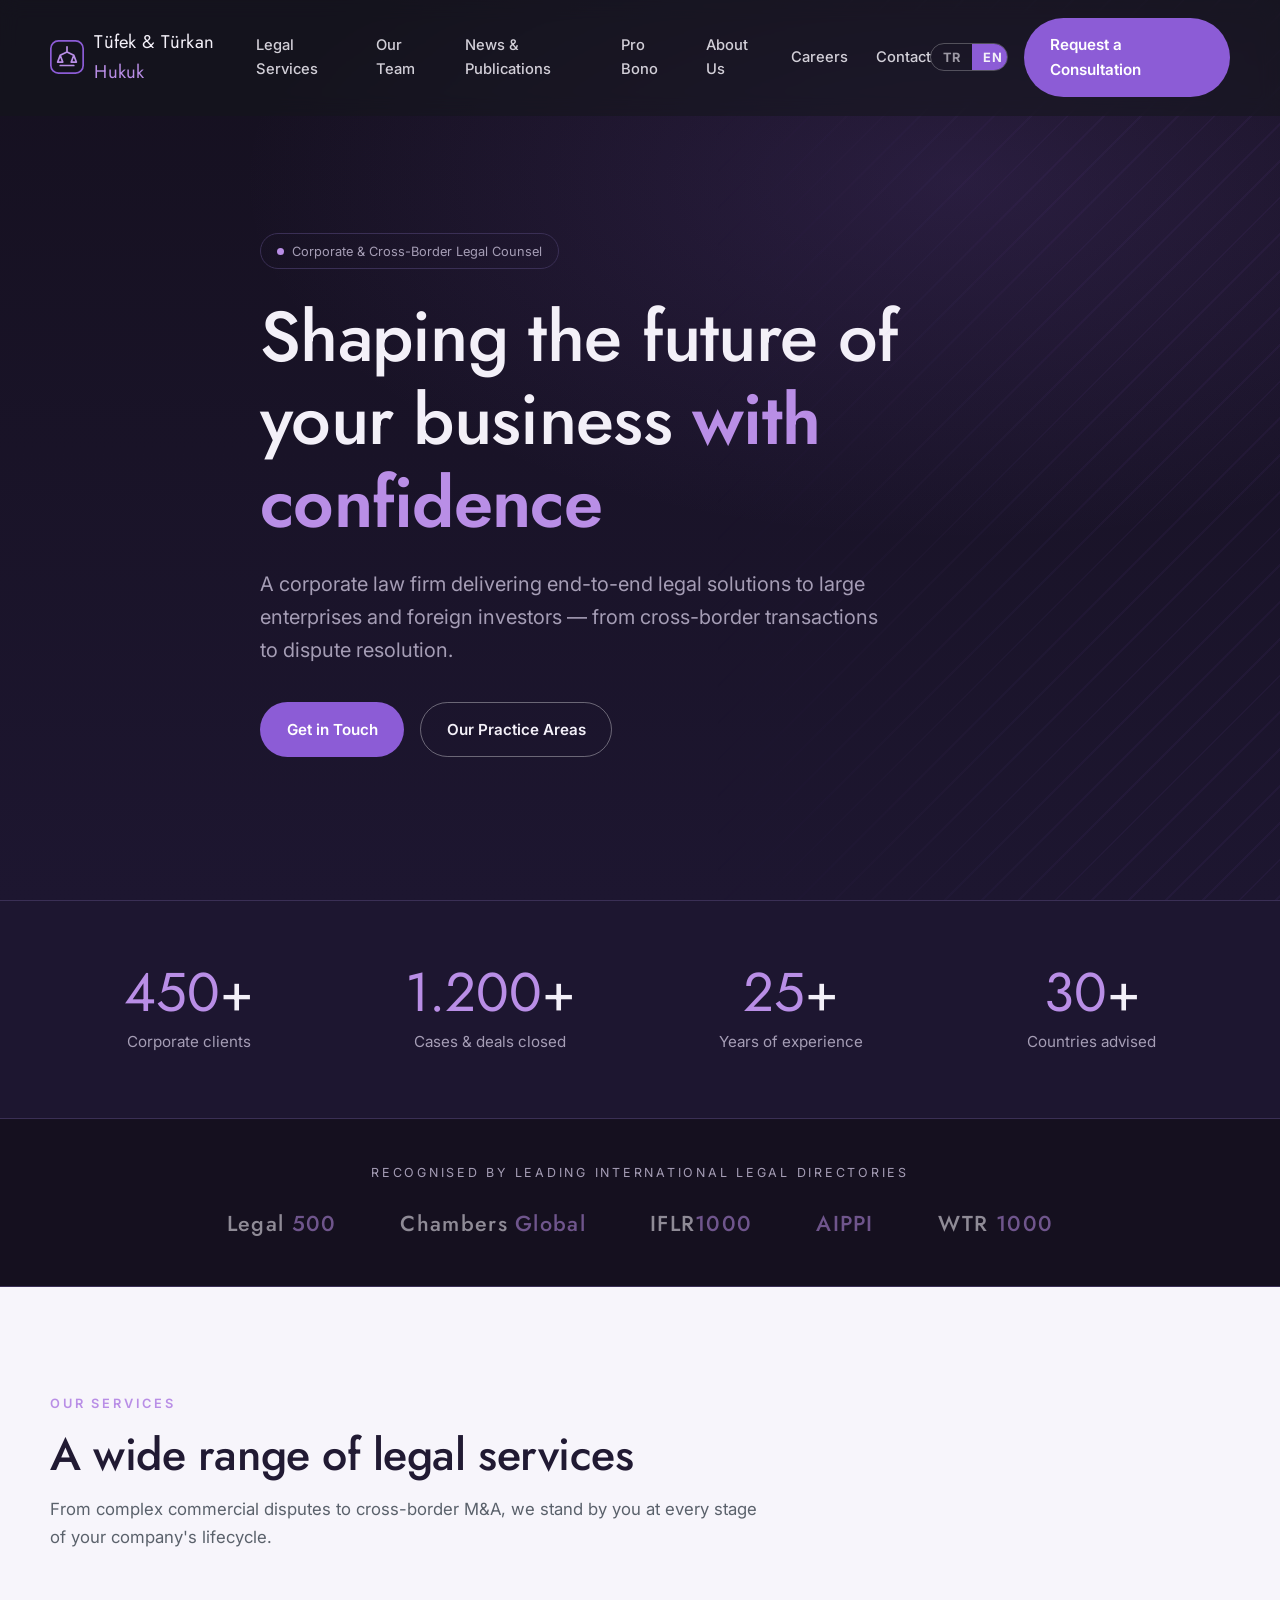
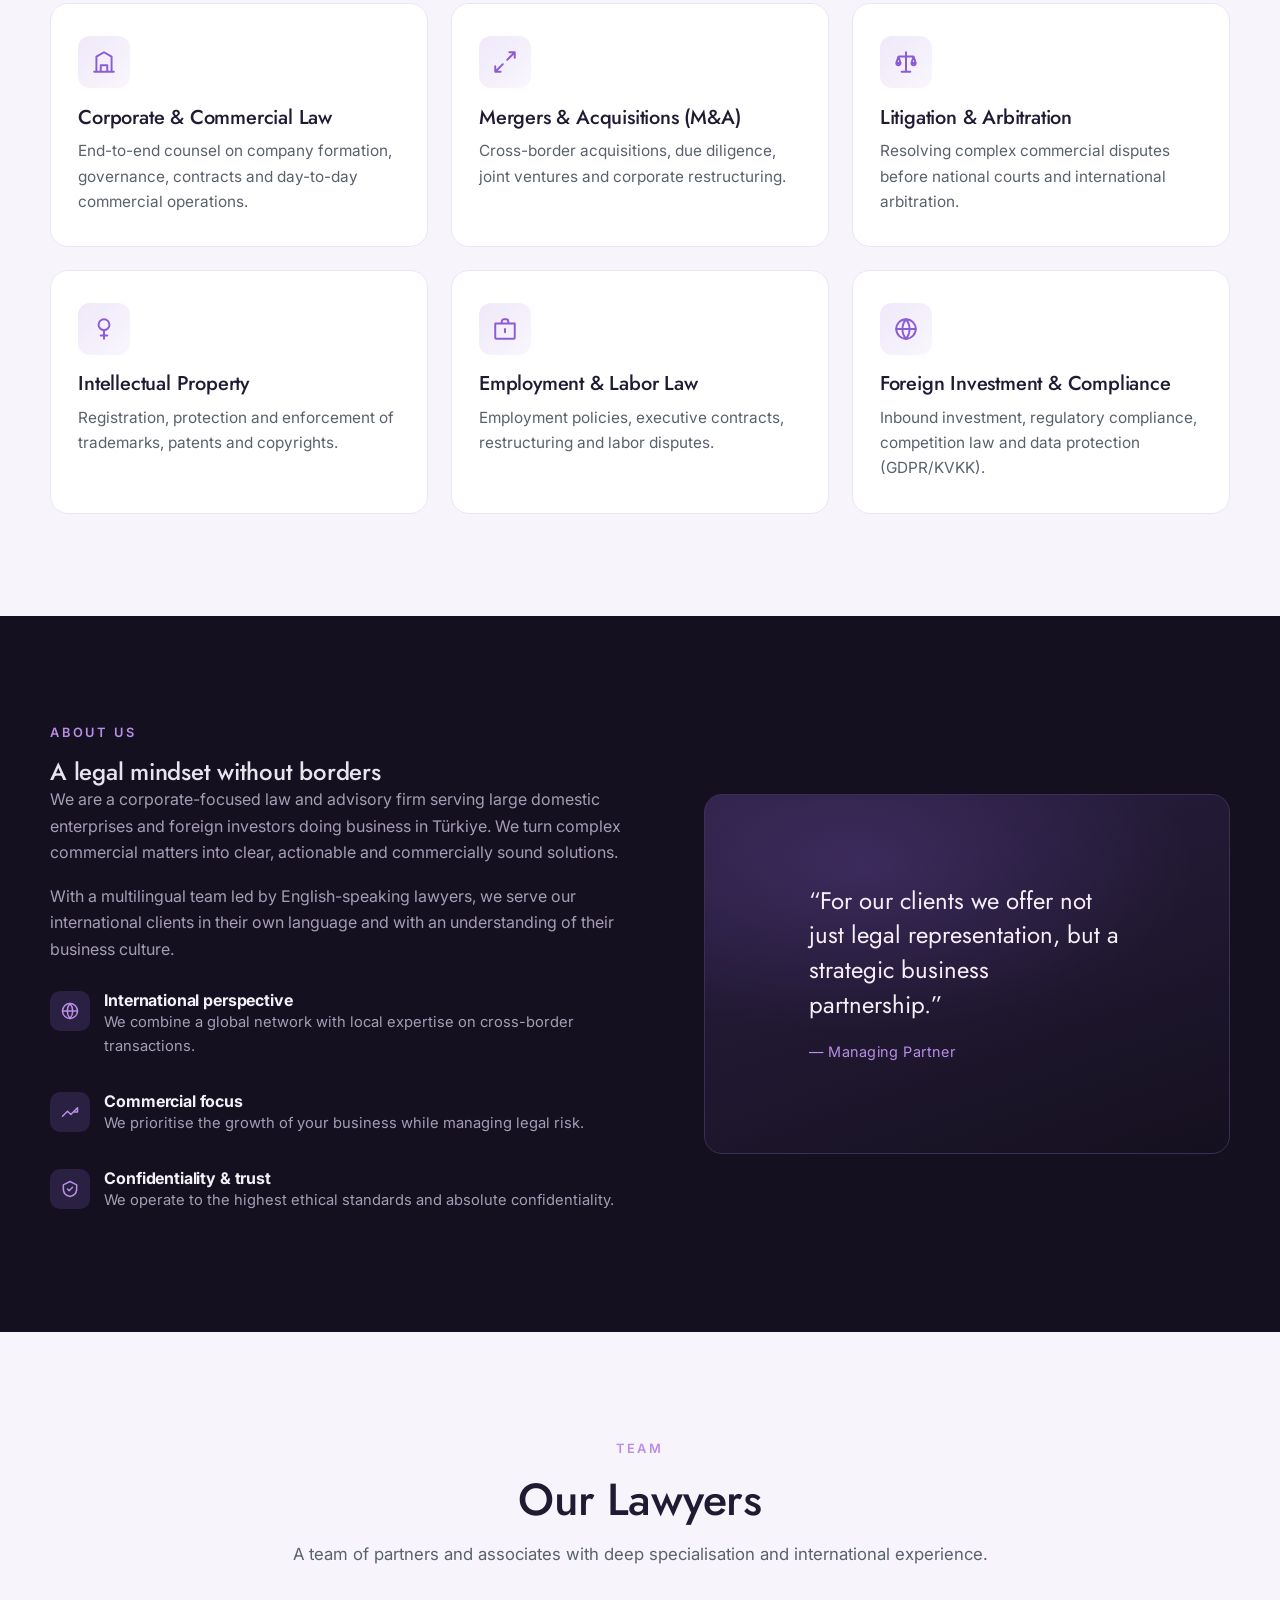
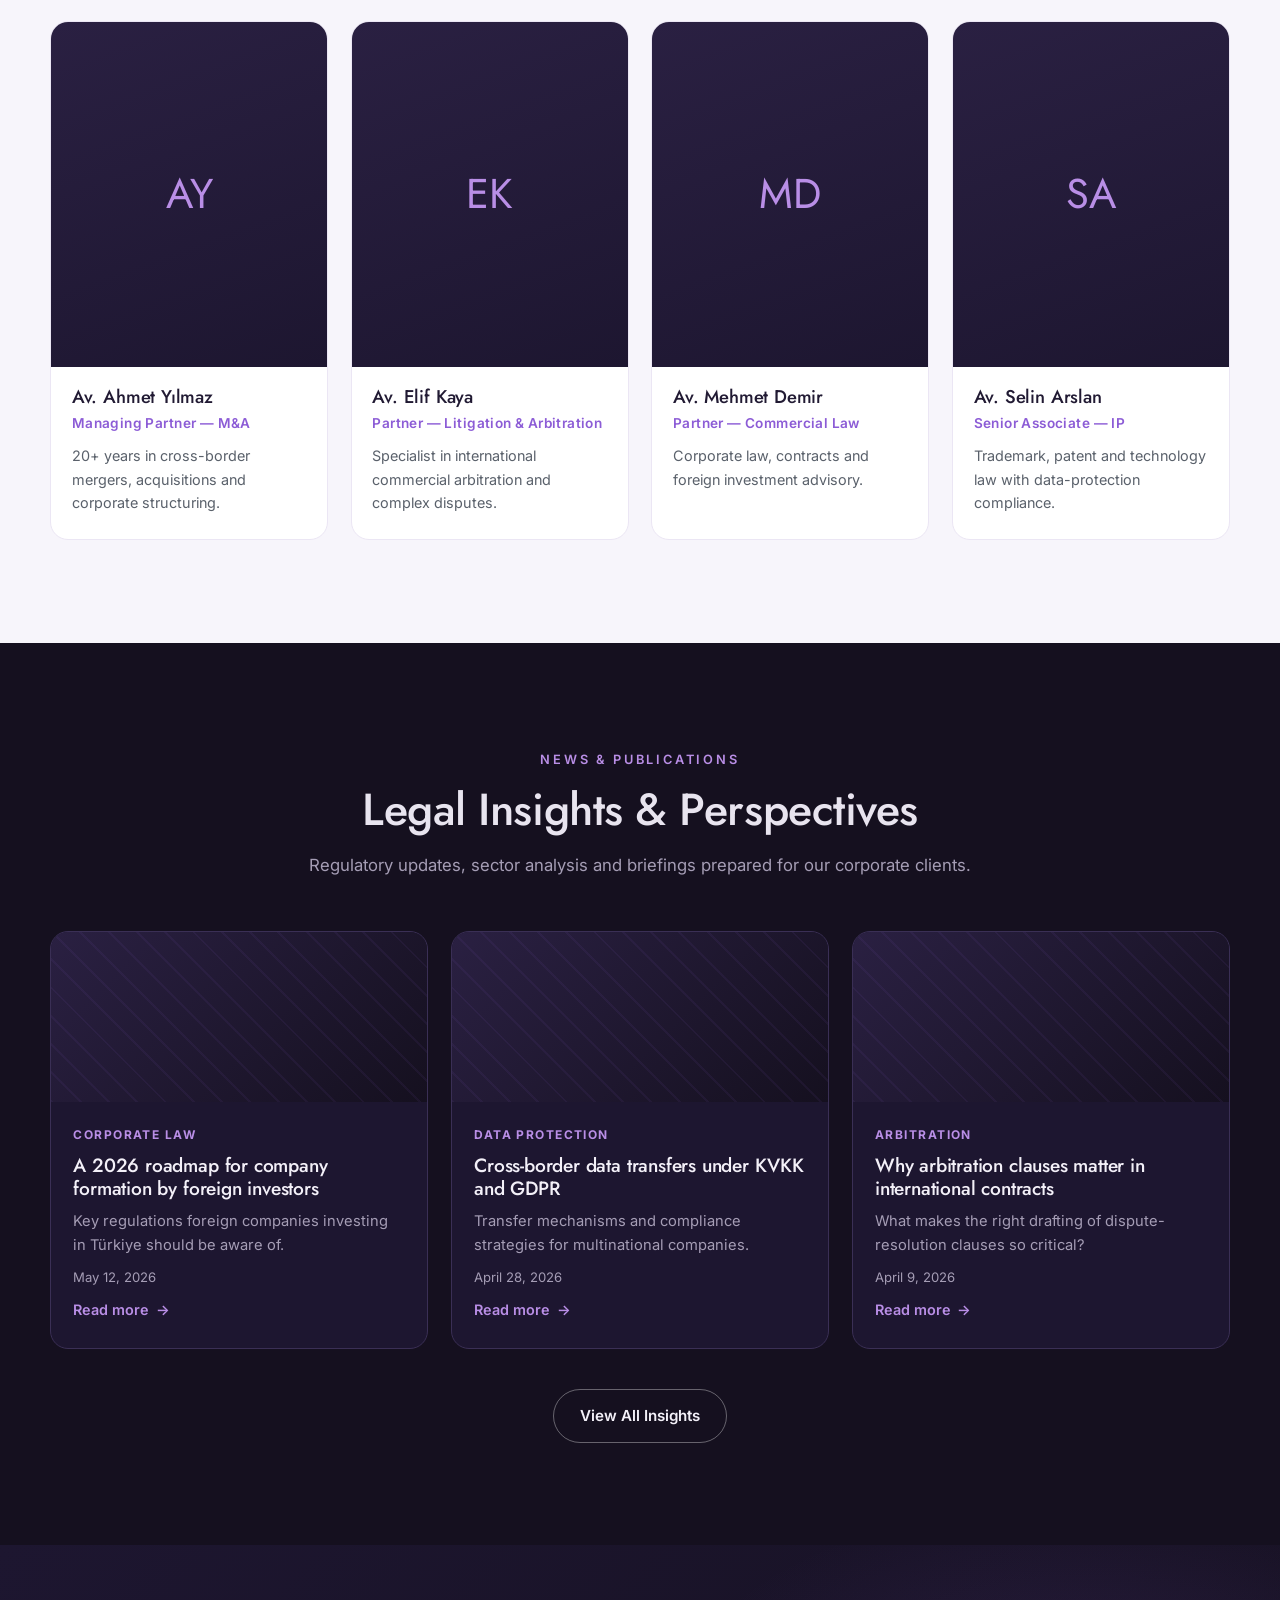
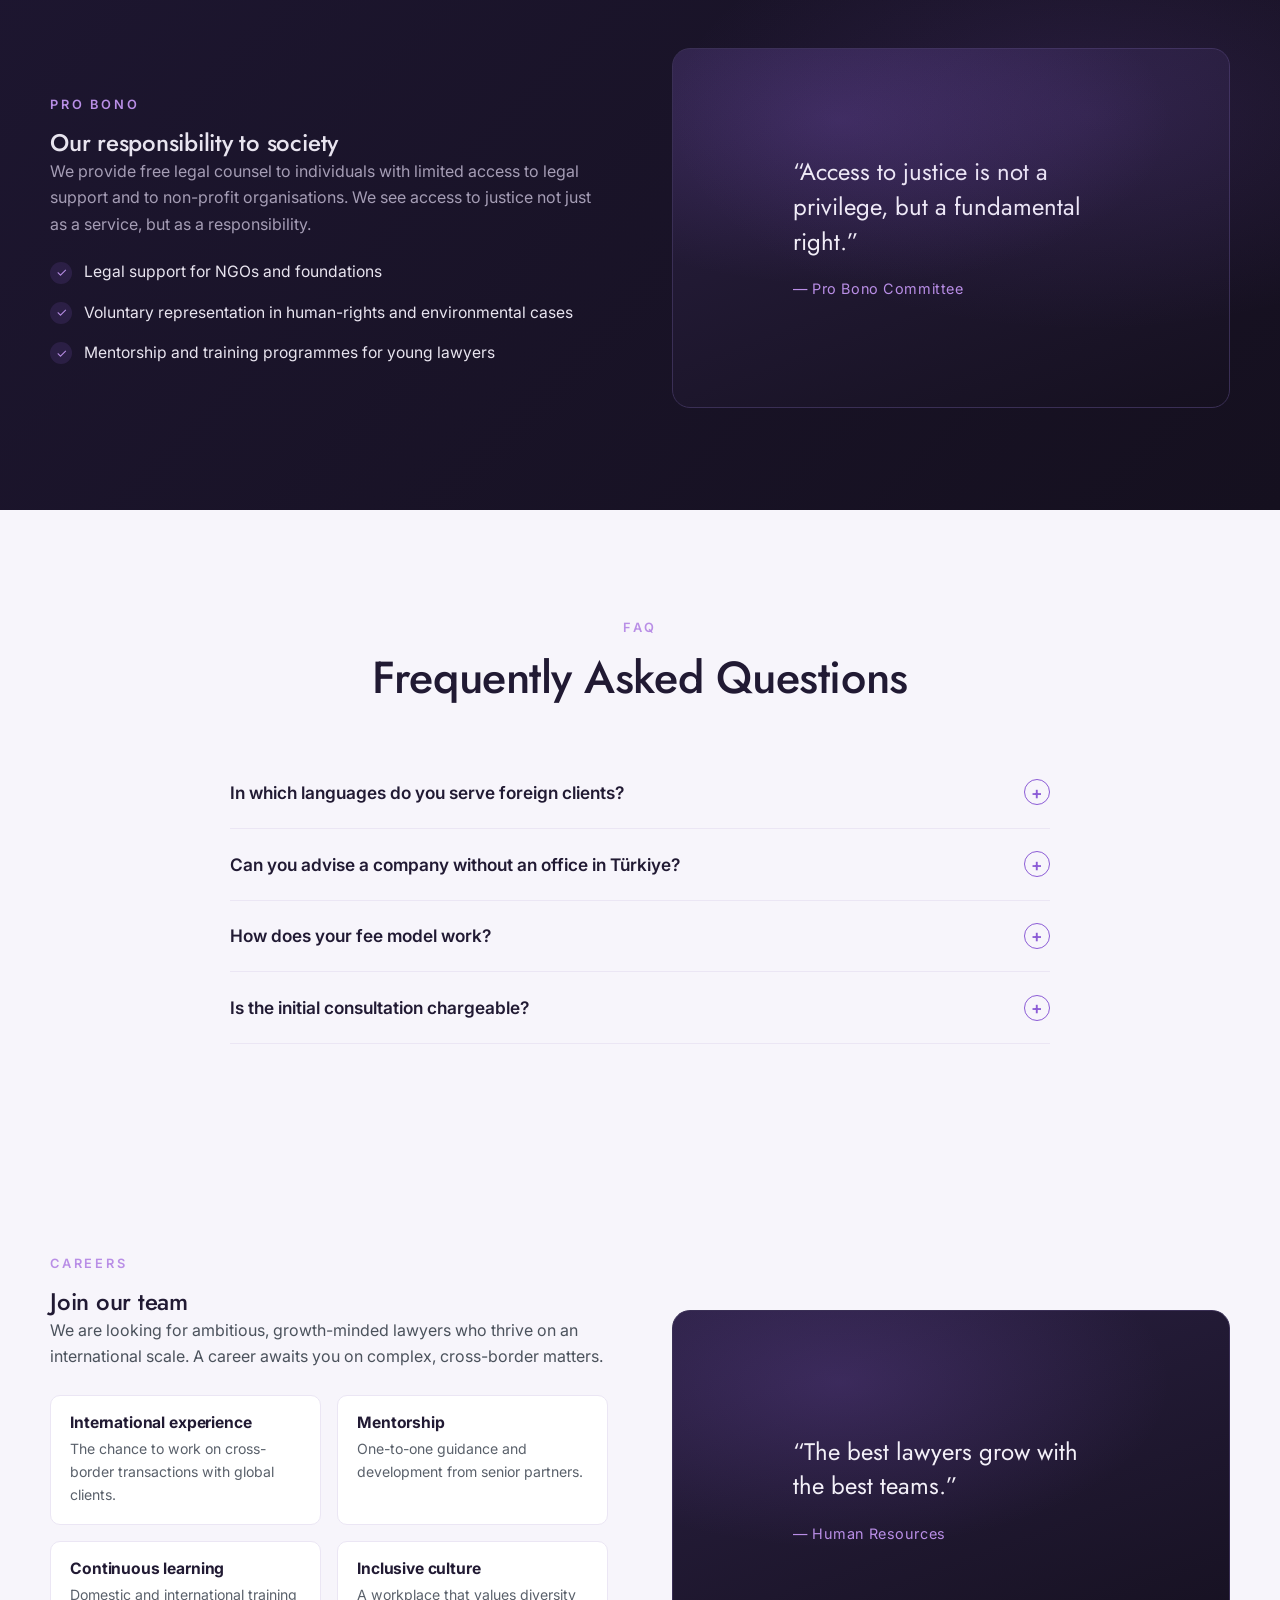
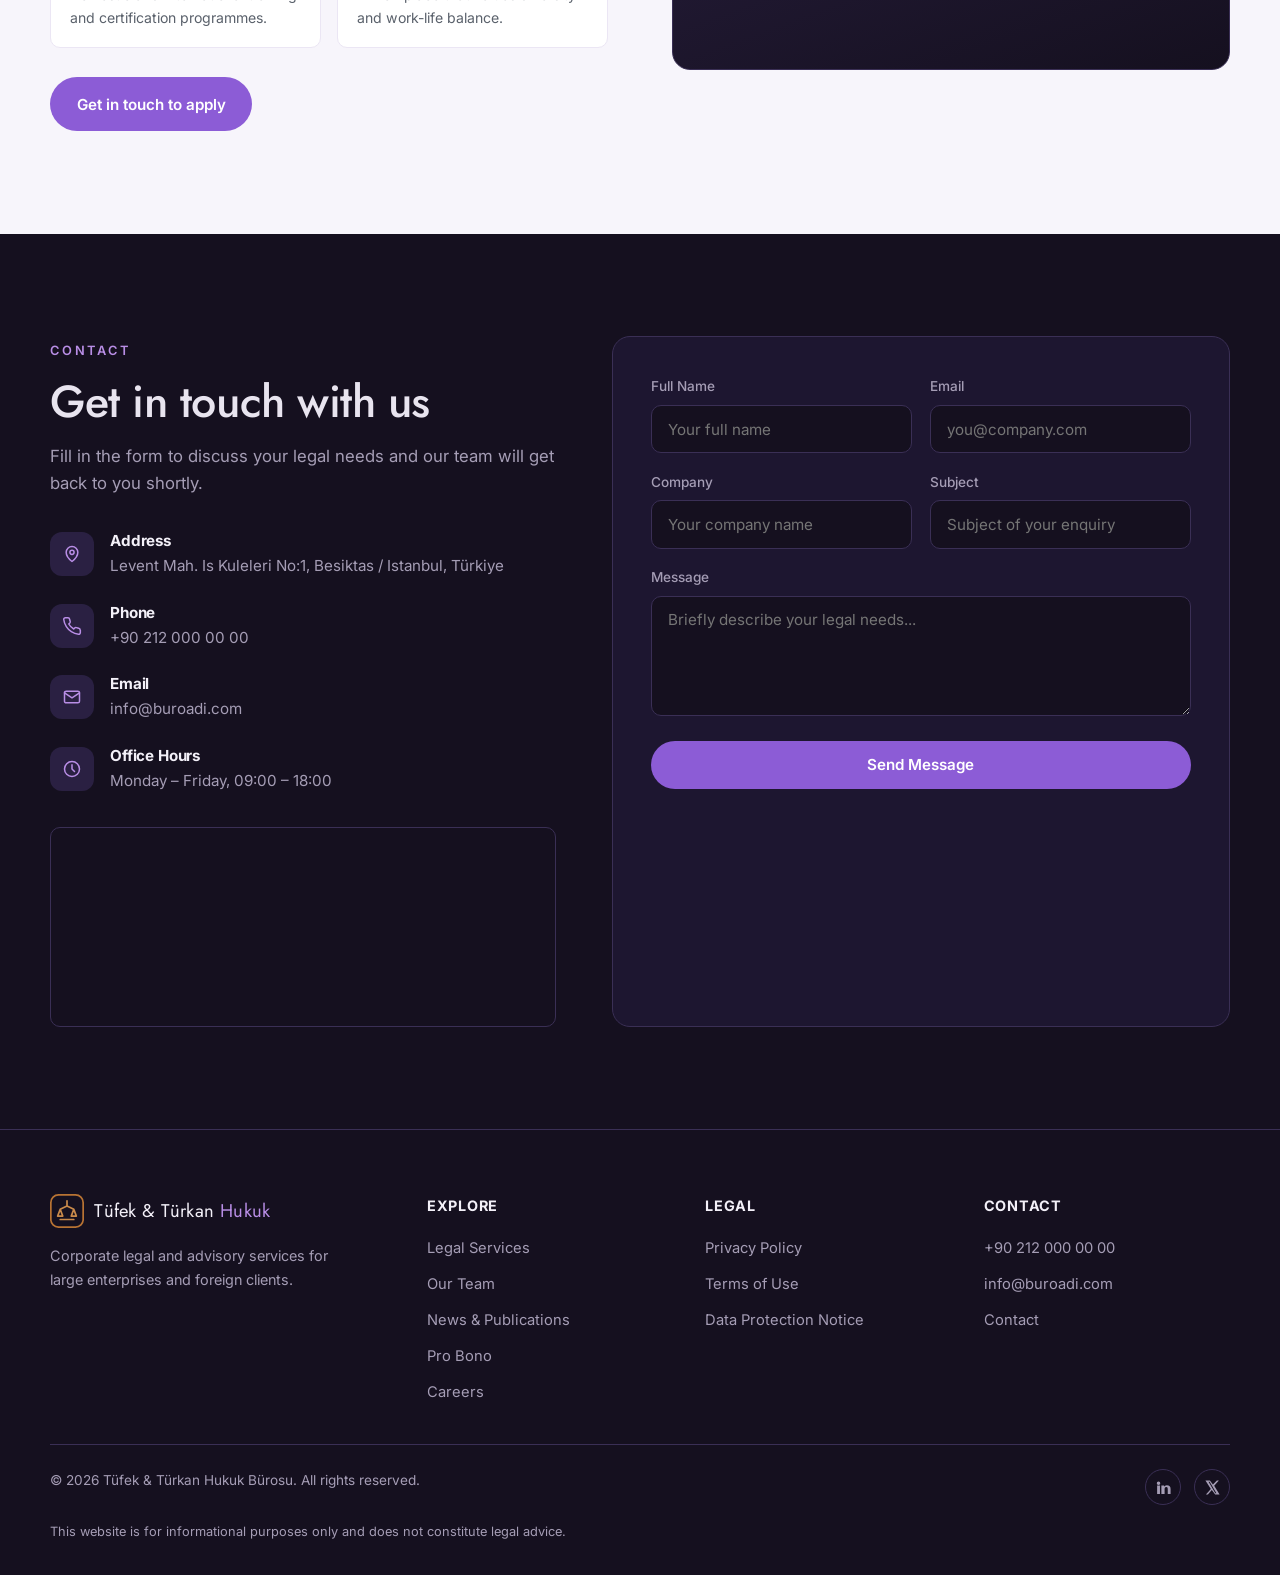
<file: index.html>
<!DOCTYPE html>
<html lang="tr">
<head>
  <meta charset="UTF-8" />
  <meta name="viewport" content="width=device-width, initial-scale=1.0" />
  <title>Tüfek &amp; Türkan Hukuk Bürosu — Kurumsal & Uluslararası Hukuk</title>
  <meta name="description" content="Büyük ölçekli şirketlere ve yabancı yatırımcılara yönelik kurumsal hukuk ve danışmanlık. M&A, ticaret hukuku, dava & tahkim, fikri mülkiyet ve uyum. / Corporate & cross-border legal counsel." />
  <meta property="og:type" content="website" />
  <meta property="og:title" content="Tüfek & Türkan Hukuk Bürosu" />
  <meta property="og:description" content="Kurumsal ve uluslararası hukuk danışmanlığı — büyük şirketler ve yabancı müvekkiller için." />
  <meta property="og:locale" content="tr_TR" />
  <meta property="og:locale:alternate" content="en_US" />
  <meta name="theme-color" content="#14171c" />

  <!-- Fonts -->
  <link rel="preconnect" href="https://fonts.googleapis.com" />
  <link rel="preconnect" href="https://fonts.gstatic.com" crossorigin />
  <link href="https://fonts.googleapis.com/css2?family=Inter:wght@400;500;600;700&family=Jost:wght@300;400;500;600&display=swap" rel="stylesheet" />

  <link rel="icon" href="assets/img/favicon.svg" type="image/svg+xml" />
  <link rel="stylesheet" href="assets/css/styles.css" />
</head>
<body>

  <!-- ============ HEADER ============ -->
  <header class="header">
    <div class="container nav">
      <a href="#hero" class="brand" aria-label="Anasayfa">
        <svg class="brand__mark" viewBox="0 0 40 40" fill="none" xmlns="http://www.w3.org/2000/svg" aria-hidden="true">
          <rect x="1" y="1" width="38" height="38" rx="9" stroke="#8c5cd6" stroke-width="2"/>
          <path d="M20 8v6m0 0-8 4m8-4 8 4M12 18l-3 8h6l-3-8Zm16 0-3 8h6l-3-8ZM12 30h16" stroke="#b98ee6" stroke-width="2" stroke-linecap="round" stroke-linejoin="round"/>
        </svg>
        <span class="brand__name">Tüfek &amp; Türkan <span>Hukuk</span></span>
      </a>

      <nav class="nav__links" aria-label="Ana menü">
        <a href="#practices" data-i18n="nav.practices">Hizmetler</a>
        <a href="#team" data-i18n="nav.team">Ekip</a>
        <a href="#blog" data-i18n="nav.blog">Haberler & Yayınlar</a>
        <a href="#probono" data-i18n="nav.probono">Pro Bono</a>
        <a href="#about" data-i18n="nav.about">Hakkımızda</a>
        <a href="#careers" data-i18n="nav.careers">Kariyer</a>
        <a href="#contact" data-i18n="nav.contact">İletişim</a>
      </nav>

      <div class="nav__actions">
        <div class="lang-switch" role="group" aria-label="Dil / Language">
          <button type="button" data-lang="tr">TR</button>
          <button type="button" data-lang="en">EN</button>
        </div>
        <a href="#contact" class="btn btn--primary nav__cta" data-i18n="nav.cta">Görüşme Talep Et</a>
        <button class="hamburger" aria-label="Menü" aria-expanded="false" aria-controls="nav-links">
          <span></span><span></span><span></span>
        </button>
      </div>
    </div>
  </header>

  <main>
    <!-- ============ HERO ============ -->
    <section class="hero" id="hero">
      <div class="container hero__inner">
        <span class="hero__tag"><span class="dot"></span><span data-i18n="hero.tag">Kurumsal & Uluslararası Hukuk Danışmanlığı</span></span>
        <h1>
          <span data-i18n="hero.title.1">Şirketinizin geleceğini</span>
          <em data-i18n="hero.title.em">güvenle</em>
          <span data-i18n="hero.title.2">şekillendiriyoruz.</span>
        </h1>
        <p class="hero__lead" data-i18n="hero.lead">Büyük ölçekli şirketlere ve yabancı yatırımcılara, sınır ötesi işlemlerden uyuşmazlık çözümüne kadar bütüncül hukuki çözümler sunan kurumsal bir hukuk bürosu.</p>
        <div class="hero__cta">
          <a href="#contact" class="btn btn--primary" data-i18n="hero.cta.primary">İletişime Geçin</a>
          <a href="#practices" class="btn btn--ghost" data-i18n="hero.cta.secondary">Çalışma Alanları</a>
        </div>
      </div>
    </section>

    <!-- ============ STATS ============ -->
    <section class="stats" aria-label="İstatistikler">
      <div class="container">
        <div class="stats__grid">
          <div class="stat reveal">
            <div class="stat__num"><span data-target="450">0</span><span class="suffix">+</span></div>
            <div class="stat__label" data-i18n="stats.clients.label">Kurumsal müvekkil</div>
          </div>
          <div class="stat reveal">
            <div class="stat__num"><span data-target="1200">0</span><span class="suffix">+</span></div>
            <div class="stat__label" data-i18n="stats.cases.label">Sonuçlanan dava & işlem</div>
          </div>
          <div class="stat reveal">
            <div class="stat__num"><span data-target="25">0</span><span class="suffix">+</span></div>
            <div class="stat__label" data-i18n="stats.years.label">Yıllık deneyim</div>
          </div>
          <div class="stat reveal">
            <div class="stat__num"><span data-target="30">0</span><span class="suffix">+</span></div>
            <div class="stat__label" data-i18n="stats.countries.label">Ülkede danışmanlık</div>
          </div>
        </div>
      </div>
    </section>

    <!-- ============ ÖDÜL / SIRALAMA ŞERİDİ ============ -->
    <section class="awards" aria-label="Sıralamalar ve üyelikler">
      <div class="container awards__inner reveal">
        <div class="awards__label" data-i18n="awards.label">Uluslararası sıralama kuruluşları tarafından tanınıyoruz</div>
        <div class="awards__list">
          <span class="award">Legal <span>500</span></span>
          <span class="award">Chambers <span>Global</span></span>
          <span class="award">IFLR<span>1000</span></span>
          <span class="award"><span>AIPPI</span></span>
          <span class="award">WTR <span>1000</span></span>
        </div>
      </div>
    </section>

    <!-- ============ HİZMETLER ============ -->
    <section class="section section--light" id="practices">
      <div class="container">
        <div class="section-head reveal">
          <span class="eyebrow" data-i18n="practices.eyebrow">Uzmanlık</span>
          <h2 data-i18n="practices.title">Çalışma Alanlarımız</h2>
          <p data-i18n="practices.lead">Şirketlerin yaşam döngüsünün her aşamasında, ticari hedeflerinizi hukuki güvenceyle buluşturan uzman ekipler.</p>
        </div>
        <div class="cards">
          <article class="card reveal">
            <div class="card__icon"><svg viewBox="0 0 24 24" fill="none" stroke="currentColor" stroke-width="1.8" stroke-linecap="round" stroke-linejoin="round"><path d="M3 21h18M5 21V7l7-4 7 4v14M9 21v-6h6v6"/></svg></div>
            <h3 data-i18n="practices.corp.title">Şirketler & Ticaret Hukuku</h3>
            <p data-i18n="practices.corp.desc">Şirket kuruluşu, yönetişim, sözleşmeler ve günlük ticari operasyonlarda uçtan uca danışmanlık.</p>
          </article>
          <article class="card reveal">
            <div class="card__icon"><svg viewBox="0 0 24 24" fill="none" stroke="currentColor" stroke-width="1.8" stroke-linecap="round" stroke-linejoin="round"><path d="M16 3h5v5M21 3l-7 7M8 21H3v-5M3 21l7-7"/></svg></div>
            <h3 data-i18n="practices.ma.title">Birleşme & Devralmalar (M&A)</h3>
            <p data-i18n="practices.ma.desc">Sınır ötesi satın almalar, due diligence, ortak girişimler ve yeniden yapılandırma süreçleri.</p>
          </article>
          <article class="card reveal">
            <div class="card__icon"><svg viewBox="0 0 24 24" fill="none" stroke="currentColor" stroke-width="1.8" stroke-linecap="round" stroke-linejoin="round"><path d="M12 3v18M5 7l-2 6h4l-2-6Zm14 0-2 6h4l-2-6ZM3 13a2 2 0 0 0 4 0M17 13a2 2 0 0 0 4 0M8 21h8M6 7h12"/></svg></div>
            <h3 data-i18n="practices.disputes.title">Dava & Tahkim</h3>
            <p data-i18n="practices.disputes.desc">Ulusal mahkemeler ve uluslararası tahkim önünde karmaşık ticari uyuşmazlıkların çözümü.</p>
          </article>
          <article class="card reveal">
            <div class="card__icon"><svg viewBox="0 0 24 24" fill="none" stroke="currentColor" stroke-width="1.8" stroke-linecap="round" stroke-linejoin="round"><circle cx="12" cy="8" r="5"/><path d="M12 13v8m-3-3h6"/></svg></div>
            <h3 data-i18n="practices.ip.title">Fikri & Sınai Mülkiyet</h3>
            <p data-i18n="practices.ip.desc">Marka, patent ve telif haklarının tescili, korunması ve ihlallere karşı dava yönetimi.</p>
          </article>
          <article class="card reveal">
            <div class="card__icon"><svg viewBox="0 0 24 24" fill="none" stroke="currentColor" stroke-width="1.8" stroke-linecap="round" stroke-linejoin="round"><path d="M9 7V5a2 2 0 0 1 2-2h2a2 2 0 0 1 2 2v2M3 7h18v13a1 1 0 0 1-1 1H4a1 1 0 0 1-1-1V7Zm9 5v3"/></svg></div>
            <h3 data-i18n="practices.employment.title">İş & Sosyal Güvenlik Hukuku</h3>
            <p data-i18n="practices.employment.desc">İstihdam politikaları, yönetici sözleşmeleri, yeniden yapılanma ve iş uyuşmazlıkları.</p>
          </article>
          <article class="card reveal">
            <div class="card__icon"><svg viewBox="0 0 24 24" fill="none" stroke="currentColor" stroke-width="1.8" stroke-linecap="round" stroke-linejoin="round"><circle cx="12" cy="12" r="9"/><path d="M3 12h18M12 3a14 14 0 0 1 0 18M12 3a14 14 0 0 0 0 18"/></svg></div>
            <h3 data-i18n="practices.fdi.title">Yabancı Yatırım & Uyum</h3>
            <p data-i18n="practices.fdi.desc">Yabancı sermaye girişi, regülasyon uyumu, rekabet hukuku ve veri koruma (KVKK/GDPR).</p>
          </article>
        </div>
      </div>
    </section>

    <!-- ============ HAKKIMIZDA ============ -->
    <section class="section" id="about">
      <div class="container about">
        <div class="about__body reveal">
          <span class="eyebrow" data-i18n="about.eyebrow">Hakkımızda</span>
          <h2 data-i18n="about.title">Sınır tanımayan bir hukuk anlayışı</h2>
          <p data-i18n="about.p1">Büromuz; büyük ölçekli yerli şirketlere ve Türkiye'de iş yapan yabancı yatırımcılara hizmet veren, kurumsal odaklı bir hukuk ve danışmanlık ofisidir.</p>
          <p data-i18n="about.p2">İngilizce başta olmak üzere çok dilli ekibimizle, uluslararası müvekkillerimize kendi dillerinde hizmet sunuyoruz.</p>
          <div class="about__values">
            <div class="value">
              <span class="value__icon"><svg viewBox="0 0 24 24" fill="none" stroke="currentColor" stroke-width="1.8" stroke-linecap="round" stroke-linejoin="round"><circle cx="12" cy="12" r="9"/><path d="M3 12h18M12 3a14 14 0 0 1 0 18M12 3a14 14 0 0 0 0 18"/></svg></span>
              <div><h4 data-i18n="about.value1.title">Uluslararası perspektif</h4><p data-i18n="about.value1.desc">Sınır ötesi işlemlerde küresel ağ ve yerel uzmanlığı bir arada sunuyoruz.</p></div>
            </div>
            <div class="value">
              <span class="value__icon"><svg viewBox="0 0 24 24" fill="none" stroke="currentColor" stroke-width="1.8" stroke-linecap="round" stroke-linejoin="round"><path d="M3 17l6-6 4 4 8-8M21 7v5h-5"/></svg></span>
              <div><h4 data-i18n="about.value2.title">Ticari odak</h4><p data-i18n="about.value2.desc">Hukuki riski yönetirken işinizin büyümesini önceliklendiriyoruz.</p></div>
            </div>
            <div class="value">
              <span class="value__icon"><svg viewBox="0 0 24 24" fill="none" stroke="currentColor" stroke-width="1.8" stroke-linecap="round" stroke-linejoin="round"><path d="M12 3l8 4v5c0 5-3.5 8-8 9-4.5-1-8-4-8-9V7l8-4Z"/><path d="M9 12l2 2 4-4"/></svg></span>
              <div><h4 data-i18n="about.value3.title">Gizlilik & güven</h4><p data-i18n="about.value3.desc">En yüksek etik standartlar ve mutlak gizlilik ilkesiyle çalışıyoruz.</p></div>
            </div>
          </div>
        </div>
        <div class="about__visual reveal">
          <div class="about__quote">
            <blockquote data-i18n="about.quote">“Müvekkillerimiz için sadece hukuki temsil değil; stratejik bir iş ortaklığı sunuyoruz.”</blockquote>
            <cite data-i18n="about.quote.cite">— Yönetici Ortak</cite>
          </div>
        </div>
      </div>
    </section>

    <!-- ============ EKİP ============ -->
    <section class="section section--light" id="team">
      <div class="container">
        <div class="section-head center reveal">
          <span class="eyebrow" data-i18n="team.eyebrow">Ekip</span>
          <h2 data-i18n="team.title">Avukatlarımız</h2>
          <p data-i18n="team.lead">Alanlarında uzmanlaşmış, uluslararası deneyime sahip ortak ve avukatlardan oluşan bir ekip.</p>
        </div>
        <div class="team">
          <article class="member reveal">
            <div class="member__photo">AY</div>
            <div class="member__body">
              <h3>Av. Ahmet Yılmaz</h3>
              <div class="member__role" data-i18n="team.m1.role">Yönetici Ortak — M&A</div>
              <p data-i18n="team.m1.desc">Sınır ötesi birleşme ve devralmalar ile kurumsal yapılandırma alanında 20+ yıl.</p>
            </div>
          </article>
          <article class="member reveal">
            <div class="member__photo">EK</div>
            <div class="member__body">
              <h3>Av. Elif Kaya</h3>
              <div class="member__role" data-i18n="team.m2.role">Ortak — Dava & Tahkim</div>
              <p data-i18n="team.m2.desc">Uluslararası ticari tahkim ve karmaşık ticari uyuşmazlıklarda uzman.</p>
            </div>
          </article>
          <article class="member reveal">
            <div class="member__photo">MD</div>
            <div class="member__body">
              <h3>Av. Mehmet Demir</h3>
              <div class="member__role" data-i18n="team.m3.role">Ortak — Ticaret Hukuku</div>
              <p data-i18n="team.m3.desc">Şirketler hukuku, sözleşmeler ve yabancı yatırım danışmanlığı.</p>
            </div>
          </article>
          <article class="member reveal">
            <div class="member__photo">SA</div>
            <div class="member__body">
              <h3>Av. Selin Arslan</h3>
              <div class="member__role" data-i18n="team.m4.role">Kıdemli Avukat — Fikri Mülkiyet</div>
              <p data-i18n="team.m4.desc">Marka, patent ve teknoloji hukuku ile veri koruma uyumu.</p>
            </div>
          </article>
        </div>
      </div>
    </section>

    <!-- ============ BLOG / YAYINLAR ============ -->
    <section class="section" id="blog">
      <div class="container">
        <div class="section-head center reveal">
          <span class="eyebrow" data-i18n="blog.eyebrow">Yayınlar</span>
          <h2 data-i18n="blog.title">Hukuki Yayınlar & Görüşler</h2>
          <p data-i18n="blog.lead">Mevzuat güncellemeleri, sektörel analizler ve kurumsal müvekkillerimiz için hazırladığımız bilgilendirmeler.</p>
        </div>
        <div class="posts">
          <article class="post reveal">
            <div class="post__media"></div>
            <div class="post__body">
              <span class="post__cat" data-i18n="blog.post1.cat">Şirketler Hukuku</span>
              <h3 data-i18n="blog.post1.title">Yabancı yatırımcılar için şirket kuruluşunda 2026 yol haritası</h3>
              <p data-i18n="blog.post1.desc">Türkiye'de yatırım yapan yabancı şirketlerin dikkat etmesi gereken güncel düzenlemeler.</p>
              <span class="post__date" data-i18n="blog.post1.date">12 Mayıs 2026</span>
              <a class="post__link" href="blog.html"><span data-i18n="blog.readmore">Devamını oku</span> →</a>
            </div>
          </article>
          <article class="post reveal">
            <div class="post__media"></div>
            <div class="post__body">
              <span class="post__cat" data-i18n="blog.post2.cat">Veri Koruma</span>
              <h3 data-i18n="blog.post2.title">KVKK ve GDPR uyumunda sınır ötesi veri aktarımı</h3>
              <p data-i18n="blog.post2.desc">Çok uluslu şirketler için veri aktarım mekanizmaları ve uyum stratejileri.</p>
              <span class="post__date" data-i18n="blog.post2.date">28 Nisan 2026</span>
              <a class="post__link" href="blog.html"><span data-i18n="blog.readmore">Devamını oku</span> →</a>
            </div>
          </article>
          <article class="post reveal">
            <div class="post__media"></div>
            <div class="post__body">
              <span class="post__cat" data-i18n="blog.post3.cat">Tahkim</span>
              <h3 data-i18n="blog.post3.title">Uluslararası ticari sözleşmelerde tahkim şartının önemi</h3>
              <p data-i18n="blog.post3.desc">Uyuşmazlık çözüm maddelerinin doğru kurgulanması neden kritik?</p>
              <span class="post__date" data-i18n="blog.post3.date">9 Nisan 2026</span>
              <a class="post__link" href="blog.html"><span data-i18n="blog.readmore">Devamını oku</span> →</a>
            </div>
          </article>
        </div>
        <div class="posts-cta">
          <a href="blog.html" class="btn btn--ghost" data-i18n="blog.all">Tüm Yayınları Gör</a>
        </div>
      </div>
    </section>

    <!-- ============ PRO BONO ============ -->
    <section class="section probono" id="probono">
      <div class="container probono__grid">
        <div class="probono__body reveal">
          <span class="eyebrow" data-i18n="probono.eyebrow">Pro Bono</span>
          <h2 data-i18n="probono.title">Topluma karşı sorumluluğumuz</h2>
          <p data-i18n="probono.desc">Hukuki desteğe erişimi kısıtlı olan bireylere ve kâr amacı gütmeyen kuruluşlara ücretsiz hukuki danışmanlık sağlıyoruz. Adalete erişimi yalnızca bir hizmet değil, bir sorumluluk olarak görüyoruz.</p>
          <ul class="probono__list">
            <li><span class="tick">✓</span><span data-i18n="probono.item1">Sivil toplum kuruluşları ve vakıflara hukuki destek</span></li>
            <li><span class="tick">✓</span><span data-i18n="probono.item2">İnsan hakları ve çevre davalarında gönüllü temsil</span></li>
            <li><span class="tick">✓</span><span data-i18n="probono.item3">Genç hukukçular için mentorluk ve eğitim programları</span></li>
          </ul>
        </div>
        <div class="about__visual reveal">
          <div class="about__quote">
            <blockquote data-i18n="probono.quote">“Adalete erişim bir ayrıcalık değil, temel bir haktır.”</blockquote>
            <cite data-i18n="probono.quote.cite">— Pro Bono Komitesi</cite>
          </div>
        </div>
      </div>
    </section>

    <!-- ============ SSS ============ -->
    <section class="section section--light" id="faq">
      <div class="container">
        <div class="section-head center reveal">
          <span class="eyebrow" data-i18n="faq.eyebrow">S.S.S.</span>
          <h2 data-i18n="faq.title">Sıkça Sorulan Sorular</h2>
        </div>
        <div class="faq reveal">
          <div class="faq__item">
            <button class="faq__q" aria-expanded="false"><span data-i18n="faq.q1">Yabancı müvekkillere hangi dillerde hizmet veriyorsunuz?</span><span class="icon">+</span></button>
            <div class="faq__a"><p data-i18n="faq.a1">Tüm hukuki süreçleri Türkçe ve İngilizce olarak yürütüyoruz.</p></div>
          </div>
          <div class="faq__item">
            <button class="faq__q" aria-expanded="false"><span data-i18n="faq.q2">Türkiye'de ofisi olmayan bir şirkete danışmanlık verebilir misiniz?</span><span class="icon">+</span></button>
            <div class="faq__a"><p data-i18n="faq.a2">Evet. Türkiye'de henüz yapılanmamış yabancı şirketlere tüm süreçlerde danışmanlık sağlıyoruz.</p></div>
          </div>
          <div class="faq__item">
            <button class="faq__q" aria-expanded="false"><span data-i18n="faq.q3">Ücretlendirme modeliniz nasıl işliyor?</span><span class="icon">+</span></button>
            <div class="faq__a"><p data-i18n="faq.a3">Saatlik, sabit proje bazlı veya aylık danışmanlık (retainer) modelleri sunuyoruz.</p></div>
          </div>
          <div class="faq__item">
            <button class="faq__q" aria-expanded="false"><span data-i18n="faq.q4">İlk görüşme ücretli mi?</span><span class="icon">+</span></button>
            <div class="faq__a"><p data-i18n="faq.a4">İlk tanışma görüşmesi ücretsizdir.</p></div>
          </div>
        </div>
      </div>
    </section>

    <!-- ============ KARİYER ============ -->
    <section class="section section--light" id="careers">
      <div class="container careers">
        <div class="reveal">
          <span class="eyebrow" data-i18n="careers.eyebrow">Kariyer</span>
          <h2 data-i18n="careers.title">Ekibimize katılın</h2>
          <p data-i18n="careers.desc">Uluslararası ölçekte çalışan, gelişime açık ve hırslı hukukçular arıyoruz. Karmaşık ve sınır ötesi dosyalarda deneyim kazanacağınız bir kariyer sizi bekliyor.</p>
          <div class="careers__perks">
            <div class="perk"><h4 data-i18n="careers.perk1.title">Uluslararası deneyim</h4><p data-i18n="careers.perk1.desc">Sınır ötesi işlemler ve global müvekkillerle çalışma fırsatı.</p></div>
            <div class="perk"><h4 data-i18n="careers.perk2.title">Mentorluk</h4><p data-i18n="careers.perk2.desc">Kıdemli ortaklardan birebir rehberlik ve gelişim.</p></div>
            <div class="perk"><h4 data-i18n="careers.perk3.title">Sürekli eğitim</h4><p data-i18n="careers.perk3.desc">Yurt içi ve yurt dışı eğitim ve sertifika programları.</p></div>
            <div class="perk"><h4 data-i18n="careers.perk4.title">Kapsayıcı kültür</h4><p data-i18n="careers.perk4.desc">Çeşitliliğe ve dengeye değer veren bir çalışma ortamı.</p></div>
          </div>
          <div style="margin-top:1.8rem">
            <a href="#contact" class="btn btn--primary" data-i18n="careers.cta">Başvuru için iletişime geçin</a>
          </div>
        </div>
        <div class="about__visual reveal">
          <div class="about__quote">
            <blockquote data-i18n="careers.quote">“En iyi hukukçular, en iyi ekiplerle büyür.”</blockquote>
            <cite data-i18n="careers.quote.cite">— İnsan Kaynakları</cite>
          </div>
        </div>
      </div>
    </section>

    <!-- ============ İLETİŞİM ============ -->
    <section class="section" id="contact">
      <div class="container contact">
        <div class="contact__info reveal">
          <div class="section-head" style="margin-bottom:.5rem">
            <span class="eyebrow" data-i18n="contact.eyebrow">İletişim</span>
            <h2 data-i18n="contact.title">Bizimle iletişime geçin</h2>
            <p data-i18n="contact.lead">Hukuki ihtiyaçlarınızı görüşmek için formu doldurun; ekibimiz en kısa sürede size dönüş yapsın.</p>
          </div>
          <div class="contact__row">
            <span class="ic"><svg viewBox="0 0 24 24" fill="none" stroke="currentColor" stroke-width="1.8" stroke-linecap="round" stroke-linejoin="round"><path d="M12 21s-7-5.2-7-11a7 7 0 0 1 14 0c0 5.8-7 11-7 11Z"/><circle cx="12" cy="10" r="2.5"/></svg></span>
            <div><h4 data-i18n="contact.addr.title">Adres</h4><p data-i18n="contact.addr.val">Levent Mah. İş Kuleleri No:1, Beşiktaş / İstanbul</p></div>
          </div>
          <div class="contact__row">
            <span class="ic"><svg viewBox="0 0 24 24" fill="none" stroke="currentColor" stroke-width="1.8" stroke-linecap="round" stroke-linejoin="round"><path d="M22 16.9v3a2 2 0 0 1-2.2 2 19.8 19.8 0 0 1-8.6-3.1 19.5 19.5 0 0 1-6-6A19.8 19.8 0 0 1 2.1 4.2 2 2 0 0 1 4.1 2h3a2 2 0 0 1 2 1.7c.1.9.4 1.8.7 2.7a2 2 0 0 1-.5 2.1L8.1 9.6a16 16 0 0 0 6 6l1.1-1.1a2 2 0 0 1 2.1-.5c.9.3 1.8.6 2.7.7a2 2 0 0 1 1.7 2Z"/></svg></span>
            <div><h4 data-i18n="contact.phone.title">Telefon</h4><p><a href="tel:+902120000000">+90 212 000 00 00</a></p></div>
          </div>
          <div class="contact__row">
            <span class="ic"><svg viewBox="0 0 24 24" fill="none" stroke="currentColor" stroke-width="1.8" stroke-linecap="round" stroke-linejoin="round"><rect x="3" y="5" width="18" height="14" rx="2"/><path d="m3 7 9 6 9-6"/></svg></span>
            <div><h4 data-i18n="contact.email.title">E-posta</h4><p><a href="mailto:info@buroadi.com">info@buroadi.com</a></p></div>
          </div>
          <div class="contact__row">
            <span class="ic"><svg viewBox="0 0 24 24" fill="none" stroke="currentColor" stroke-width="1.8" stroke-linecap="round" stroke-linejoin="round"><circle cx="12" cy="12" r="9"/><path d="M12 7v5l3 3"/></svg></span>
            <div><h4 data-i18n="contact.hours.title">Çalışma Saatleri</h4><p data-i18n="contact.hours.val">Pazartesi – Cuma, 09:00 – 18:00</p></div>
          </div>
          <div class="map">
            <!-- HARİTA: aşağıdaki konumu büronuzun adresiyle değiştirin -->
            <iframe title="Harita" loading="lazy" referrerpolicy="no-referrer-when-downgrade"
              src="https://www.google.com/maps?q=Levent,Istanbul&output=embed"></iframe>
          </div>
        </div>

        <!-- FORM: action'ı kendi Formspree ID'nizle değiştirin (bkz. README) -->
        <form class="form reveal" id="contact-form" action="https://formspree.io/f/YOUR_FORM_ID" method="POST" novalidate>
          <div class="form__row">
            <div class="field">
              <label for="f-name" data-i18n="form.name">Ad Soyad</label>
              <input id="f-name" name="name" type="text" required data-i18n-placeholder="form.name.ph" placeholder="Adınız ve soyadınız" />
            </div>
            <div class="field">
              <label for="f-email" data-i18n="form.email">E-posta</label>
              <input id="f-email" name="email" type="email" required data-i18n-placeholder="form.email.ph" placeholder="ornek@sirket.com" />
            </div>
          </div>
          <div class="form__row">
            <div class="field">
              <label for="f-company" data-i18n="form.company">Şirket</label>
              <input id="f-company" name="company" type="text" data-i18n-placeholder="form.company.ph" placeholder="Şirket adınız" />
            </div>
            <div class="field">
              <label for="f-subject" data-i18n="form.subject">Konu</label>
              <input id="f-subject" name="subject" type="text" data-i18n-placeholder="form.subject.ph" placeholder="Talebinizin konusu" />
            </div>
          </div>
          <div class="field">
            <label for="f-message" data-i18n="form.message">Mesajınız</label>
            <textarea id="f-message" name="message" required data-i18n-placeholder="form.message.ph" placeholder="Hukuki ihtiyacınızı kısaca anlatın..."></textarea>
          </div>
          <button type="submit" class="btn btn--primary" data-i18n="form.submit">Mesajı Gönder</button>
          <div class="form__msg" role="status" aria-live="polite"></div>
        </form>
      </div>
    </section>
  </main>

  <!-- ============ FOOTER ============ -->
  <footer class="footer">
    <div class="container">
      <div class="footer__grid">
        <div class="footer__brand">
          <a href="#hero" class="brand">
            <svg class="brand__mark" viewBox="0 0 40 40" fill="none" xmlns="http://www.w3.org/2000/svg" aria-hidden="true">
              <rect x="1" y="1" width="38" height="38" rx="9" stroke="#b87333" stroke-width="2"/>
              <path d="M20 8v6m0 0-8 4m8-4 8 4M12 18l-3 8h6l-3-8Zm16 0-3 8h6l-3-8ZM12 30h16" stroke="#c98a4b" stroke-width="2" stroke-linecap="round" stroke-linejoin="round"/>
            </svg>
            <span class="brand__name">Tüfek &amp; Türkan <span>Hukuk</span></span>
          </a>
          <p data-i18n="footer.about">Büyük şirketlere ve yabancı müvekkillere yönelik kurumsal hukuk ve danışmanlık hizmetleri.</p>
        </div>
        <div>
          <h5 data-i18n="footer.explore">Keşfet</h5>
          <ul>
            <li><a href="#practices" data-i18n="nav.practices">Hizmetler</a></li>
            <li><a href="#team" data-i18n="nav.team">Ekip</a></li>
            <li><a href="blog.html" data-i18n="nav.blog">Haberler & Yayınlar</a></li>
            <li><a href="#probono" data-i18n="nav.probono">Pro Bono</a></li>
            <li><a href="#careers" data-i18n="nav.careers">Kariyer</a></li>
          </ul>
        </div>
        <div>
          <h5 data-i18n="footer.legal">Hukuki</h5>
          <ul>
            <li><a href="#" data-i18n="footer.legal.privacy">Gizlilik Politikası</a></li>
            <li><a href="#" data-i18n="footer.legal.terms">Kullanım Koşulları</a></li>
            <li><a href="#" data-i18n="footer.legal.kvkk">KVKK Aydınlatma Metni</a></li>
          </ul>
        </div>
        <div>
          <h5 data-i18n="footer.contact">İletişim</h5>
          <ul>
            <li><a href="tel:+902120000000">+90 212 000 00 00</a></li>
            <li><a href="mailto:info@buroadi.com">info@buroadi.com</a></li>
            <li><a href="#contact" data-i18n="nav.contact">İletişim</a></li>
          </ul>
        </div>
      </div>
      <div class="footer__bottom">
        <span>© <span data-year>2026</span> Tüfek &amp; Türkan Hukuk Bürosu. <span data-i18n="footer.rights">Tüm hakları saklıdır.</span></span>
        <div class="footer__social">
          <a href="#" aria-label="LinkedIn"><svg viewBox="0 0 24 24" fill="currentColor"><path d="M4.98 3.5A2.5 2.5 0 1 1 5 8.5a2.5 2.5 0 0 1-.02-5ZM3 9h4v12H3V9Zm6 0h3.8v1.7h.05c.53-1 1.83-2.05 3.77-2.05C20.4 8.65 22 10.3 22 14v7h-4v-6.2c0-1.5-.03-3.4-2.07-3.4-2.07 0-2.38 1.6-2.38 3.3V21H9V9Z"/></svg></a>
          <a href="#" aria-label="X"><svg viewBox="0 0 24 24" fill="currentColor"><path d="M18.2 2H21l-6.6 7.5L22 22h-6.2l-4.8-6.3L5.5 22H2.7l7-8L2 2h6.3l4.3 5.7L18.2 2Zm-2.2 18h1.5L8 4H6.4l9.6 16Z"/></svg></a>
        </div>
      </div>
      <p style="margin-top:1rem;color:var(--c-muted);font-size:.8rem" data-i18n="footer.disclaimer">Bu web sitesi bilgilendirme amaçlıdır ve hukuki tavsiye niteliği taşımaz.</p>
    </div>
  </footer>

  <script src="assets/js/i18n.js"></script>
  <script src="assets/js/main.js"></script>
</body>
</html>
</file>
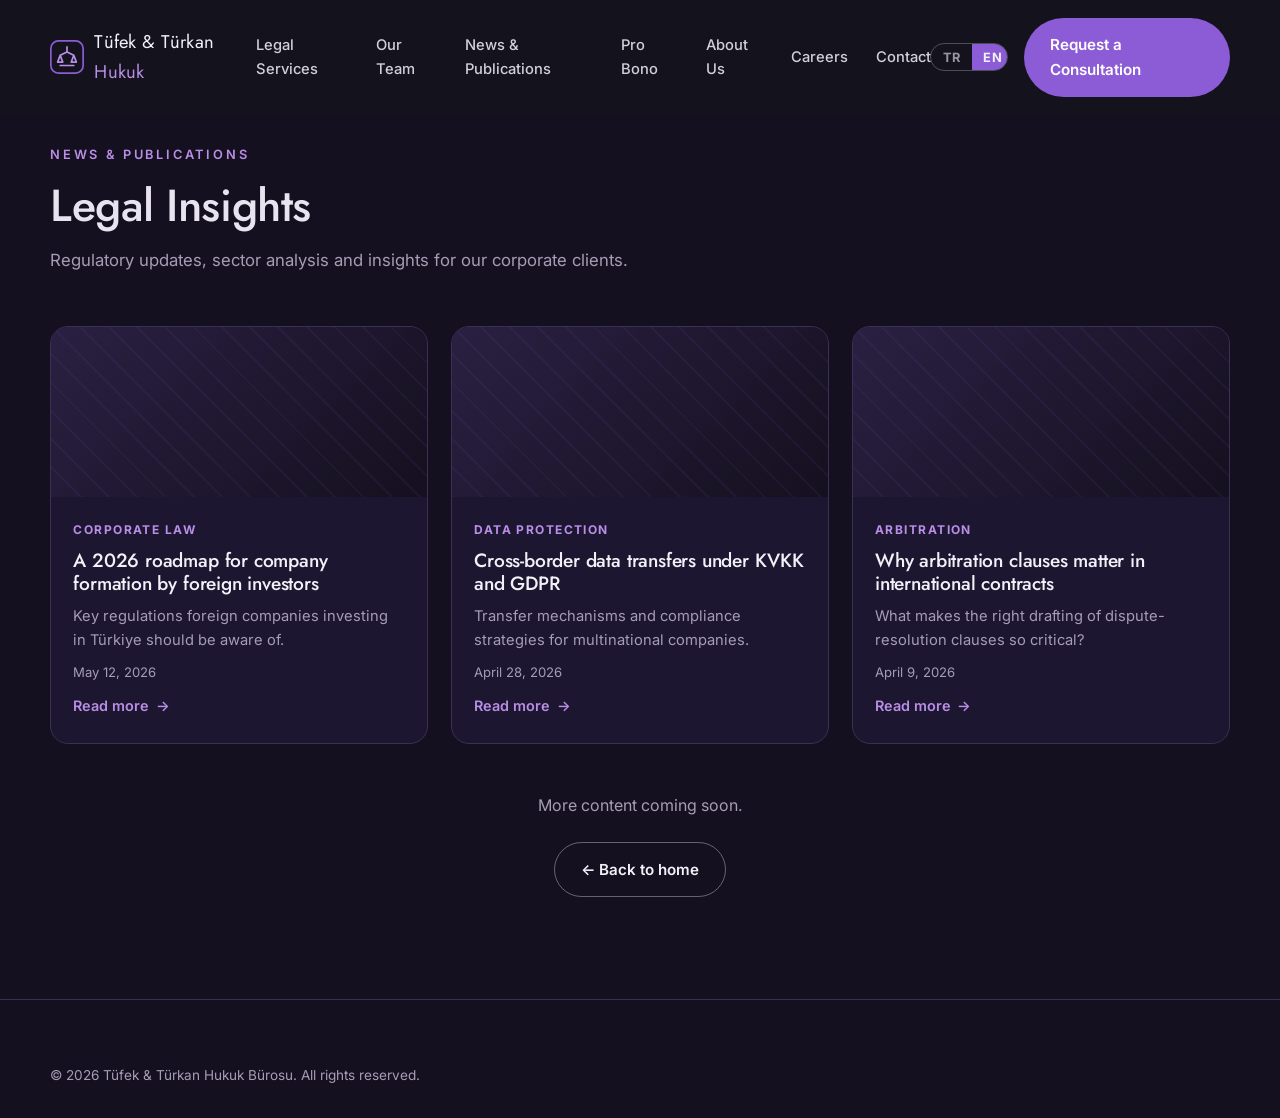
<file: blog.html>
<!DOCTYPE html>
<html lang="tr">
<head>
  <meta charset="UTF-8" />
  <meta name="viewport" content="width=device-width, initial-scale=1.0" />
  <title>Yayınlar — Tüfek &amp; Türkan Hukuk Bürosu</title>
  <meta name="description" content="Mevzuat güncellemeleri, sektörel analizler ve kurumsal müvekkiller için hukuki içgörüler." />
  <link rel="preconnect" href="https://fonts.googleapis.com" />
  <link rel="preconnect" href="https://fonts.gstatic.com" crossorigin />
  <link href="https://fonts.googleapis.com/css2?family=Inter:wght@400;500;600;700&family=Jost:wght@300;400;500;600&display=swap" rel="stylesheet" />
  <link rel="icon" href="assets/img/favicon.svg" type="image/svg+xml" />
  <link rel="stylesheet" href="assets/css/styles.css" />
</head>
<body>

  <header class="header is-scrolled">
    <div class="container nav">
      <a href="index.html#hero" class="brand" aria-label="Anasayfa">
        <svg class="brand__mark" viewBox="0 0 40 40" fill="none" xmlns="http://www.w3.org/2000/svg" aria-hidden="true">
          <rect x="1" y="1" width="38" height="38" rx="9" stroke="#8c5cd6" stroke-width="2"/>
          <path d="M20 8v6m0 0-8 4m8-4 8 4M12 18l-3 8h6l-3-8Zm16 0-3 8h6l-3-8ZM12 30h16" stroke="#b98ee6" stroke-width="2" stroke-linecap="round" stroke-linejoin="round"/>
        </svg>
        <span class="brand__name">Tüfek &amp; Türkan <span>Hukuk</span></span>
      </a>
      <nav class="nav__links" aria-label="Ana menü">
        <a href="index.html#practices" data-i18n="nav.practices">Hizmetler</a>
        <a href="index.html#team" data-i18n="nav.team">Ekip</a>
        <a href="blog.html" data-i18n="nav.blog">Haberler & Yayınlar</a>
        <a href="index.html#probono" data-i18n="nav.probono">Pro Bono</a>
        <a href="index.html#about" data-i18n="nav.about">Hakkımızda</a>
        <a href="index.html#careers" data-i18n="nav.careers">Kariyer</a>
        <a href="index.html#contact" data-i18n="nav.contact">İletişim</a>
      </nav>
      <div class="nav__actions">
        <div class="lang-switch" role="group" aria-label="Dil / Language">
          <button type="button" data-lang="tr">TR</button>
          <button type="button" data-lang="en">EN</button>
        </div>
        <a href="index.html#contact" class="btn btn--primary nav__cta" data-i18n="nav.cta">Görüşme Talep Et</a>
        <button class="hamburger" aria-label="Menü" aria-expanded="false"><span></span><span></span><span></span></button>
      </div>
    </div>
  </header>

  <main>
    <section class="section" style="padding-top:140px">
      <div class="container">
        <div class="section-head reveal">
          <span class="eyebrow" data-i18n="blog.eyebrow">Yayınlar</span>
          <h2 data-i18n="blogpage.title">Hukuki Yayınlar</h2>
          <p data-i18n="blogpage.lead">Mevzuat güncellemeleri, sektörel analizler ve kurumsal müvekkillerimiz için içgörüler.</p>
        </div>

        <div class="posts">
          <article class="post reveal">
            <div class="post__media"></div>
            <div class="post__body">
              <span class="post__cat" data-i18n="blog.post1.cat">Şirketler Hukuku</span>
              <h3 data-i18n="blog.post1.title">Yabancı yatırımcılar için şirket kuruluşunda 2026 yol haritası</h3>
              <p data-i18n="blog.post1.desc">Türkiye'de yatırım yapan yabancı şirketlerin dikkat etmesi gereken güncel düzenlemeler.</p>
              <span class="post__date" data-i18n="blog.post1.date">12 Mayıs 2026</span>
              <a class="post__link" href="#"><span data-i18n="blog.readmore">Devamını oku</span> →</a>
            </div>
          </article>
          <article class="post reveal">
            <div class="post__media"></div>
            <div class="post__body">
              <span class="post__cat" data-i18n="blog.post2.cat">Veri Koruma</span>
              <h3 data-i18n="blog.post2.title">KVKK ve GDPR uyumunda sınır ötesi veri aktarımı</h3>
              <p data-i18n="blog.post2.desc">Çok uluslu şirketler için veri aktarım mekanizmaları ve uyum stratejileri.</p>
              <span class="post__date" data-i18n="blog.post2.date">28 Nisan 2026</span>
              <a class="post__link" href="#"><span data-i18n="blog.readmore">Devamını oku</span> →</a>
            </div>
          </article>
          <article class="post reveal">
            <div class="post__media"></div>
            <div class="post__body">
              <span class="post__cat" data-i18n="blog.post3.cat">Tahkim</span>
              <h3 data-i18n="blog.post3.title">Uluslararası ticari sözleşmelerde tahkim şartının önemi</h3>
              <p data-i18n="blog.post3.desc">Uyuşmazlık çözüm maddelerinin doğru kurgulanması neden kritik?</p>
              <span class="post__date" data-i18n="blog.post3.date">9 Nisan 2026</span>
              <a class="post__link" href="#"><span data-i18n="blog.readmore">Devamını oku</span> →</a>
            </div>
          </article>
        </div>

        <p class="center" style="margin-top:3rem;color:var(--c-muted)" data-i18n="blogpage.soon">Yakında daha fazla içerik.</p>
        <div class="center" style="margin-top:1.5rem">
          <a href="index.html" class="btn btn--ghost" data-i18n="blogpage.back">← Ana sayfaya dön</a>
        </div>
      </div>
    </section>
  </main>

  <footer class="footer">
    <div class="container">
      <div class="footer__bottom" style="border:0;margin:0;padding:0">
        <span>© <span data-year>2026</span> Tüfek &amp; Türkan Hukuk Bürosu. <span data-i18n="footer.rights">Tüm hakları saklıdır.</span></span>
      </div>
    </div>
  </footer>

  <script src="assets/js/i18n.js"></script>
  <script src="assets/js/main.js"></script>
</body>
</html>
</file>
<file: assets/css/styles.css>
/* =========================================================
   [Büro Adı] Hukuk & Danışmanlık — Tema
   Antrasit + Bakır | Saf CSS, build yok
   ========================================================= */

:root {
  /* Renkler — koyu eflatun/mürdüm + mor vurgu */
  --c-bg:        #15101f;   /* en koyu mor-siyah zemin */
  --c-surface:   #1d1630;   /* koyu mürdüm */
  --c-surface-2: #2a2042;   /* açık yüzey / kart */
  --c-line:      #3a2f55;   /* kenarlık */
  --c-copper:    #8c5cd6;   /* mor (ana vurgu) */
  --c-copper-2:  #b98ee6;   /* açık mor (hover/vurgu) */
  --c-cream:     #f3f0f8;   /* krem-mor metin */
  --c-text:      #e8e4ef;   /* açık zeminde gövde */
  --c-muted:     #a59db5;   /* ikincil metin */
  --c-light:     #f7f5fb;   /* açık bölüm zemini */
  --c-light-2:   #ebe6f4;
  --c-dark-text: #211a33;   /* açık zeminde başlık */

  /* Tipografi — modern, sade sans-serif */
  --font-head: "Jost", "Inter", -apple-system, BlinkMacSystemFont, "Segoe UI", sans-serif;
  --font-body: "Inter", -apple-system, BlinkMacSystemFont, "Segoe UI", Roboto, sans-serif;

  /* Ölçek */
  --maxw: 1180px;
  --radius: 10px;
  --radius-lg: 18px;
  --shadow: 0 10px 30px rgba(0, 0, 0, .18);
  --shadow-soft: 0 6px 20px rgba(0, 0, 0, .08);
  --t: .25s ease;
}

/* ---------- Reset ---------- */
*, *::before, *::after { box-sizing: border-box; }
* { margin: 0; }
html { scroll-behavior: smooth; scroll-padding-top: 88px; }
body {
  font-family: var(--font-body);
  color: var(--c-text);
  background: var(--c-bg);
  line-height: 1.65;
  -webkit-font-smoothing: antialiased;
  text-rendering: optimizeLegibility;
}
img { max-width: 100%; display: block; }
a { color: inherit; text-decoration: none; }
ul { list-style: none; padding: 0; }
button { font-family: inherit; cursor: pointer; }

h1, h2, h3, h4 { font-family: var(--font-head); font-weight: 500; line-height: 1.18; letter-spacing: -.01em; }

/* ---------- Layout yardımcıları ---------- */
.container { width: min(100% - 2.5rem, var(--maxw)); margin-inline: auto; }
.section { padding: clamp(3.5rem, 8vw, 6.5rem) 0; }
.section--light { background: var(--c-light); color: var(--c-dark-text); }
.section--light h2, .section--light h3 { color: var(--c-dark-text); }
.section--light p { color: #4b525c; }

.eyebrow {
  display: inline-block;
  font-family: var(--font-body);
  font-size: .8rem;
  font-weight: 600;
  letter-spacing: .22em;
  text-transform: uppercase;
  color: var(--c-copper-2);
  margin-bottom: .9rem;
}
.section-head { max-width: 720px; margin-bottom: clamp(2rem, 5vw, 3.25rem); }
.section-head h2 { font-size: clamp(1.9rem, 4vw, 2.8rem); }
.section-head p { margin-top: .9rem; color: var(--c-muted); font-size: 1.05rem; }
.section--light .section-head p { color: #5a616b; }
.center { text-align: center; margin-inline: auto; }

/* ---------- Butonlar ---------- */
.btn {
  display: inline-flex; align-items: center; gap: .55rem;
  padding: .85rem 1.6rem;
  border-radius: 999px;
  font-weight: 600;
  font-size: .95rem;
  border: 1px solid transparent;
  transition: transform var(--t), background var(--t), color var(--t), border-color var(--t);
}
.btn:hover { transform: translateY(-2px); }
.btn--primary { background: var(--c-copper); color: #fff; }
.btn--primary:hover { background: var(--c-copper-2); }
.btn--ghost { border-color: rgba(255,255,255,.35); color: var(--c-cream); }
.btn--ghost:hover { border-color: var(--c-copper-2); color: var(--c-copper-2); }
.section--light .btn--ghost { border-color: var(--c-line); color: var(--c-dark-text); }

/* ============================================================
   HEADER / NAV
   ============================================================ */
.header {
  position: fixed; inset: 0 0 auto 0; z-index: 100;
  background: rgba(20, 23, 28, .55);
  backdrop-filter: blur(10px);
  border-bottom: 1px solid transparent;
  transition: background var(--t), border-color var(--t), padding var(--t);
}
.header.is-scrolled {
  background: rgba(20, 23, 28, .92);
  border-bottom-color: var(--c-line);
  box-shadow: 0 6px 20px rgba(0,0,0,.25);
}
.nav { display: flex; align-items: center; justify-content: space-between; padding: 1.1rem 0; }
.brand { display: flex; align-items: center; gap: .65rem; color: var(--c-cream); }
.brand__mark { width: 34px; height: 34px; flex: none; }
.brand__name { font-family: var(--font-head); font-size: 1.15rem; letter-spacing: .01em; }
.brand__name span { color: var(--c-copper-2); }

.nav__links { display: flex; align-items: center; gap: 1.7rem; }
.nav__links a {
  color: var(--c-cream);
  font-size: .92rem;
  font-weight: 500;
  position: relative;
  opacity: .85;
  transition: opacity var(--t);
}
.nav__links a::after {
  content: ""; position: absolute; left: 0; bottom: -6px;
  width: 0; height: 2px; background: var(--c-copper-2); transition: width var(--t);
}
.nav__links a:hover { opacity: 1; }
.nav__links a:hover::after { width: 100%; }

.nav__actions { display: flex; align-items: center; gap: 1rem; }
.lang-switch { display: flex; border: 1px solid rgba(255,255,255,.25); border-radius: 999px; overflow: hidden; }
.lang-switch button {
  background: transparent; border: 0; color: var(--c-cream);
  padding: .35rem .7rem; font-size: .8rem; font-weight: 700; letter-spacing: .05em;
  opacity: .6; transition: opacity var(--t), background var(--t);
}
.lang-switch button.is-active { background: var(--c-copper); opacity: 1; }

.nav__cta { display: inline-flex; }
.hamburger {
  display: none; background: transparent; border: 0; width: 42px; height: 42px;
  flex-direction: column; justify-content: center; gap: 5px; align-items: center;
}
.hamburger span { width: 24px; height: 2px; background: var(--c-cream); transition: transform var(--t), opacity var(--t); }
.hamburger.is-open span:nth-child(1) { transform: translateY(7px) rotate(45deg); }
.hamburger.is-open span:nth-child(2) { opacity: 0; }
.hamburger.is-open span:nth-child(3) { transform: translateY(-7px) rotate(-45deg); }

/* ============================================================
   HERO
   ============================================================ */
.hero {
  position: relative;
  min-height: 100svh;
  display: flex; align-items: center;
  padding-top: 90px;
  background:
    radial-gradient(1200px 600px at 75% 20%, rgba(140,92,214,.16), transparent 60%),
    linear-gradient(180deg, #15101f 0%, #1d1630 100%);
  overflow: hidden;
}
.hero::after {
  content: ""; position: absolute; right: -10%; top: 0; bottom: 0; width: 55%;
  background:
    repeating-linear-gradient(135deg, rgba(140,92,214,.06) 0 2px, transparent 2px 26px);
  mask: linear-gradient(90deg, transparent, #000 60%);
  pointer-events: none;
}
.hero__inner { position: relative; max-width: 760px; }
.hero__tag {
  display: inline-flex; align-items: center; gap: .5rem;
  border: 1px solid var(--c-line); border-radius: 999px;
  padding: .4rem 1rem; font-size: .8rem; color: var(--c-muted); margin-bottom: 1.6rem;
}
.hero__tag .dot { width: 7px; height: 7px; border-radius: 50%; background: var(--c-copper-2); }
.hero h1 {
  font-size: clamp(2.4rem, 6vw, 4.4rem);
  color: var(--c-cream);
  letter-spacing: -.01em;
}
.hero h1 em { font-style: normal; font-weight: 600; color: var(--c-copper-2); }
.hero__lead { margin: 1.5rem 0 2.2rem; font-size: clamp(1.05rem, 2vw, 1.25rem); color: var(--c-muted); max-width: 620px; }
.hero__cta { display: flex; flex-wrap: wrap; gap: 1rem; }

/* ============================================================
   STATS / SAYAÇLAR
   ============================================================ */
.stats { background: var(--c-surface); border-block: 1px solid var(--c-line); }
.stats__grid {
  display: grid; grid-template-columns: repeat(4, 1fr); gap: 1.5rem;
  padding: clamp(2.5rem, 6vw, 3.5rem) 0;
}
.stat { text-align: center; padding: .5rem; }
.stat__num { font-family: var(--font-head); font-size: clamp(2.3rem, 5vw, 3.4rem); color: var(--c-copper-2); line-height: 1; }
.stat__num .suffix { color: var(--c-cream); }
.stat__label { margin-top: .6rem; color: var(--c-muted); font-size: .95rem; }

/* ============================================================
   ÖDÜL / SIRALAMA ŞERİDİ
   ============================================================ */
.awards { background: var(--c-bg); border-bottom: 1px solid var(--c-line); }
.awards__inner { padding: clamp(2rem, 5vw, 2.75rem) 0; text-align: center; }
.awards__label { font-size: .78rem; letter-spacing: .22em; text-transform: uppercase; color: var(--c-muted); margin-bottom: 1.4rem; }
.awards__list { display: flex; align-items: center; justify-content: center; flex-wrap: wrap; gap: clamp(1.5rem, 6vw, 4rem); }
.award { font-family: var(--font-head); font-weight: 500; font-size: clamp(1rem, 2.4vw, 1.35rem); letter-spacing: .06em; color: var(--c-cream); opacity: .55; transition: opacity var(--t), color var(--t); }
.award span { color: var(--c-copper-2); }
.award:hover { opacity: 1; }

/* ============================================================
   PRO BONO (vurgu bandı)
   ============================================================ */
.probono { background: linear-gradient(135deg, #1d1630 0%, #15101f 100%); position: relative; overflow: hidden; }
.probono::after { content: ""; position: absolute; inset: 0; background: radial-gradient(700px 360px at 85% 30%, rgba(140,92,214,.14), transparent 60%); pointer-events: none; }
.probono__grid { position: relative; display: grid; grid-template-columns: 1fr 1fr; gap: clamp(2rem, 6vw, 4rem); align-items: center; }
.probono__body p { color: var(--c-muted); margin-bottom: 1.4rem; }
.probono__list { display: grid; gap: .9rem; }
.probono__list li { display: flex; gap: .75rem; align-items: flex-start; color: var(--c-text); font-size: .98rem; }
.probono__list .tick { flex: none; width: 22px; height: 22px; border-radius: 50%; background: rgba(140,92,214,.15); color: var(--c-copper-2); display: grid; place-items: center; font-size: .8rem; margin-top: .15rem; }

/* ============================================================
   KARİYER
   ============================================================ */
.careers { display: grid; grid-template-columns: 1fr 1fr; gap: clamp(2rem, 6vw, 4rem); align-items: center; }
.careers__perks { display: grid; grid-template-columns: 1fr 1fr; gap: 1rem; margin-top: 1.6rem; }
.perk { background: #fff; border: 1px solid var(--c-light-2); border-radius: var(--radius); padding: 1.1rem 1.2rem; }
.perk h4 { color: var(--c-dark-text); font-family: var(--font-body); font-weight: 700; font-size: .98rem; margin-bottom: .3rem; }
.perk p { color: #5a616b; font-size: .88rem; }

/* ============================================================
   ÇALIŞMA ALANLARI
   ============================================================ */
.cards { display: grid; grid-template-columns: repeat(3, 1fr); gap: 1.4rem; }
.card {
  background: #fff; border: 1px solid var(--c-light-2);
  border-radius: var(--radius-lg); padding: 2rem 1.7rem;
  transition: transform var(--t), box-shadow var(--t), border-color var(--t);
  position: relative; overflow: hidden;
}
.card::before {
  content: ""; position: absolute; left: 0; top: 0; height: 100%; width: 4px;
  background: var(--c-copper); transform: scaleY(0); transform-origin: top; transition: transform var(--t);
}
.card:hover { transform: translateY(-6px); box-shadow: var(--shadow-soft); border-color: transparent; }
.card:hover::before { transform: scaleY(1); }
.card__icon {
  width: 52px; height: 52px; border-radius: 12px;
  display: grid; place-items: center; margin-bottom: 1.1rem;
  background: linear-gradient(135deg, rgba(140,92,214,.14), rgba(140,92,214,.05));
  color: var(--c-copper);
}
.card__icon svg { width: 26px; height: 26px; }
.card h3 { font-size: 1.25rem; color: var(--c-dark-text); margin-bottom: .55rem; }
.card p { color: #5a616b; font-size: .96rem; }

/* ============================================================
   HAKKIMIZDA
   ============================================================ */
.about { display: grid; grid-template-columns: 1.05fr .95fr; gap: clamp(2rem, 6vw, 4.5rem); align-items: center; }
.about__body p { color: var(--c-muted); margin-bottom: 1.1rem; }
.about__values { display: grid; gap: 1rem; margin-top: 1.8rem; }
.value { display: flex; gap: .9rem; align-items: flex-start; }
.value__icon { flex: none; width: 40px; height: 40px; border-radius: 10px; display: grid; place-items: center; background: var(--c-surface-2); color: var(--c-copper-2); }
.value__icon svg { width: 20px; height: 20px; }
.value h4 { color: var(--c-cream); font-family: var(--font-body); font-weight: 700; font-size: 1rem; }
.value p { color: var(--c-muted); font-size: .92rem; }
.about__visual {
  position: relative; border-radius: var(--radius-lg); overflow: hidden;
  min-height: 360px;
  background:
    radial-gradient(600px 300px at 30% 20%, rgba(140,92,214,.22), transparent 55%),
    linear-gradient(160deg, #2a2042, #15101f);
  border: 1px solid var(--c-line);
  display: grid; place-items: center;
}
.about__quote { padding: 2rem; max-width: 380px; }
.about__quote blockquote { font-family: var(--font-head); font-weight: 400; font-size: 1.5rem; color: var(--c-cream); line-height: 1.45; }
.about__quote cite { display: block; margin-top: 1.1rem; font-style: normal; color: var(--c-copper-2); font-size: .9rem; letter-spacing: .04em; }

/* ============================================================
   EKİP
   ============================================================ */
.team { display: grid; grid-template-columns: repeat(4, 1fr); gap: 1.4rem; }
.member { background: #fff; border: 1px solid var(--c-light-2); border-radius: var(--radius-lg); overflow: hidden; transition: transform var(--t), box-shadow var(--t); }
.member:hover { transform: translateY(-6px); box-shadow: var(--shadow-soft); }
.member__photo {
  aspect-ratio: 4 / 5;
  background: linear-gradient(160deg, #2a2042, #1d1630);
  display: grid; place-items: center; color: var(--c-copper-2);
  font-family: var(--font-head); font-size: 2.6rem;
}
.member__body { padding: 1.2rem 1.3rem 1.5rem; }
.member__body h3 { color: var(--c-dark-text); font-size: 1.15rem; }
.member__role { color: var(--c-copper); font-weight: 600; font-size: .85rem; letter-spacing: .03em; margin: .25rem 0 .6rem; }
.member__body p { color: #5a616b; font-size: .9rem; }

/* ============================================================
   BLOG / YAYINLAR
   ============================================================ */
.posts { display: grid; grid-template-columns: repeat(3, 1fr); gap: 1.4rem; }
.post {
  display: flex; flex-direction: column;
  background: var(--c-surface); border: 1px solid var(--c-line); border-radius: var(--radius-lg);
  overflow: hidden; transition: transform var(--t), border-color var(--t);
}
.post:hover { transform: translateY(-6px); border-color: var(--c-copper); }
.post__cat { font-size: .75rem; letter-spacing: .12em; text-transform: uppercase; color: var(--c-copper-2); font-weight: 700; }
.post__media { height: 170px; background: linear-gradient(135deg, #2a2042, #15101f); position: relative; }
.post__media::after { content: ""; position: absolute; inset: 0; background: repeating-linear-gradient(45deg, rgba(140,92,214,.07) 0 2px, transparent 2px 20px); }
.post__body { padding: 1.4rem 1.4rem 1.6rem; display: flex; flex-direction: column; gap: .6rem; flex: 1; }
.post__body h3 { color: var(--c-cream); font-size: 1.2rem; }
.post__body p { color: var(--c-muted); font-size: .92rem; flex: 1; }
.post__date { color: var(--c-muted); font-size: .82rem; }
.post__link { color: var(--c-copper-2); font-weight: 600; font-size: .9rem; display: inline-flex; gap: .4rem; align-items: center; }
.posts-cta { margin-top: 2.5rem; text-align: center; }

/* ============================================================
   SSS / AKORDEON
   ============================================================ */
.faq { max-width: 820px; margin-inline: auto; }
.faq__item { border-bottom: 1px solid var(--c-light-2); }
.faq__q {
  width: 100%; text-align: left; background: transparent; border: 0;
  display: flex; justify-content: space-between; align-items: center; gap: 1rem;
  padding: 1.4rem 0; font-size: 1.08rem; font-weight: 600; color: var(--c-dark-text);
  font-family: var(--font-body);
}
.faq__q .icon { flex: none; width: 26px; height: 26px; border-radius: 50%; border: 1px solid var(--c-copper); color: var(--c-copper); display: grid; place-items: center; transition: transform var(--t), background var(--t), color var(--t); }
.faq__q[aria-expanded="true"] .icon { background: var(--c-copper); color: #fff; transform: rotate(45deg); }
.faq__a { overflow: hidden; max-height: 0; transition: max-height var(--t); }
.faq__a p { padding: 0 0 1.4rem; color: #5a616b; }

/* ============================================================
   İLETİŞİM
   ============================================================ */
.contact { display: grid; grid-template-columns: .9fr 1.1fr; gap: clamp(2rem, 5vw, 3.5rem); }
.contact__info { display: grid; gap: 1.6rem; align-content: start; }
.contact__row { display: flex; gap: 1rem; align-items: flex-start; }
.contact__row .ic { flex: none; width: 44px; height: 44px; border-radius: 12px; background: var(--c-surface-2); color: var(--c-copper-2); display: grid; place-items: center; }
.contact__row .ic svg { width: 20px; height: 20px; }
.contact__row h4 { color: var(--c-cream); font-family: var(--font-body); font-weight: 700; font-size: .95rem; margin-bottom: .2rem; }
.contact__row p, .contact__row a { color: var(--c-muted); font-size: .95rem; }
.contact__row a:hover { color: var(--c-copper-2); }
.map { margin-top: .5rem; border-radius: var(--radius); overflow: hidden; border: 1px solid var(--c-line); height: 200px; }
.map iframe { width: 100%; height: 100%; border: 0; filter: grayscale(.4) contrast(.95); }

.form { background: var(--c-surface); border: 1px solid var(--c-line); border-radius: var(--radius-lg); padding: clamp(1.6rem, 4vw, 2.4rem); }
.field { margin-bottom: 1.1rem; }
.field label { display: block; font-size: .85rem; color: var(--c-muted); margin-bottom: .45rem; font-weight: 500; }
.field input, .field textarea {
  width: 100%; background: var(--c-bg); border: 1px solid var(--c-line); border-radius: var(--radius);
  padding: .85rem 1rem; color: var(--c-text); font-family: inherit; font-size: .95rem; transition: border-color var(--t), box-shadow var(--t);
}
.field input:focus, .field textarea:focus { outline: none; border-color: var(--c-copper); box-shadow: 0 0 0 3px rgba(140,92,214,.18); }
.field textarea { resize: vertical; min-height: 120px; }
.form__row { display: grid; grid-template-columns: 1fr 1fr; gap: 1.1rem; }
.form__msg { margin-top: 1rem; font-size: .9rem; border-radius: var(--radius); padding: .8rem 1rem; display: none; }
.form__msg.is-ok { display: block; background: rgba(70,160,90,.15); color: #7fd49a; border: 1px solid rgba(70,160,90,.4); }
.form__msg.is-err { display: block; background: rgba(200,70,70,.15); color: #f3a3a3; border: 1px solid rgba(200,70,70,.4); }
.form .btn { width: 100%; justify-content: center; }

/* ============================================================
   FOOTER
   ============================================================ */
.footer { background: var(--c-bg); border-top: 1px solid var(--c-line); padding: clamp(3rem, 6vw, 4rem) 0 2rem; }
.footer__grid { display: grid; grid-template-columns: 1.4fr 1fr 1fr 1fr; gap: 2rem; }
.footer__brand p { color: var(--c-muted); font-size: .9rem; margin-top: 1rem; max-width: 280px; }
.footer h5 { color: var(--c-cream); font-family: var(--font-body); font-size: .9rem; letter-spacing: .05em; text-transform: uppercase; margin-bottom: 1rem; }
.footer ul { display: grid; gap: .6rem; }
.footer ul a { color: var(--c-muted); font-size: .92rem; }
.footer ul a:hover { color: var(--c-copper-2); }
.footer__bottom { margin-top: 2.5rem; padding-top: 1.5rem; border-top: 1px solid var(--c-line); display: flex; justify-content: space-between; flex-wrap: wrap; gap: 1rem; color: var(--c-muted); font-size: .85rem; }
.footer__social { display: flex; gap: .8rem; }
.footer__social a { width: 36px; height: 36px; border: 1px solid var(--c-line); border-radius: 50%; display: grid; place-items: center; color: var(--c-muted); transition: border-color var(--t), color var(--t); }
.footer__social a:hover { border-color: var(--c-copper); color: var(--c-copper-2); }
.footer__social svg { width: 17px; height: 17px; }

/* ============================================================
   ANİMASYON / REVEAL
   ============================================================ */
.reveal { opacity: 0; transform: translateY(24px); transition: opacity .6s ease, transform .6s ease; }
.reveal.is-visible { opacity: 1; transform: none; }
@media (prefers-reduced-motion: reduce) {
  html { scroll-behavior: auto; }
  .reveal { opacity: 1; transform: none; transition: none; }
  .btn:hover, .card:hover, .member:hover, .post:hover { transform: none; }
}

/* ============================================================
   RESPONSIVE
   ============================================================ */
@media (max-width: 1024px) {
  .team { grid-template-columns: repeat(2, 1fr); }
  .footer__grid { grid-template-columns: 1.5fr 1fr 1fr; }
  .footer__brand { grid-column: 1 / -1; }
}
@media (max-width: 820px) {
  .cards, .posts { grid-template-columns: 1fr 1fr; }
  .about, .contact, .probono__grid, .careers { grid-template-columns: 1fr; }
  .stats__grid { grid-template-columns: repeat(2, 1fr); gap: 2rem 1rem; }
}
@media (max-width: 768px) {
  .nav__links, .nav__cta { display: none; }
  .hamburger { display: flex; }
  .nav__links {
    position: fixed; inset: 72px 0 auto 0;
    flex-direction: column; align-items: flex-start; gap: 0;
    background: var(--c-surface); border-bottom: 1px solid var(--c-line);
    padding: .5rem 1.25rem 1.5rem; transform: translateY(-120%); transition: transform var(--t); display: flex;
  }
  .nav__links.is-open { transform: translateY(0); }
  .nav__links a { width: 100%; padding: .9rem 0; border-bottom: 1px solid var(--c-line); opacity: 1; }
  .nav__links a::after { display: none; }
}
@media (max-width: 560px) {
  .cards, .posts, .team { grid-template-columns: 1fr; }
  .form__row { grid-template-columns: 1fr; }
  .footer__grid { grid-template-columns: 1fr 1fr; }
  .footer__brand { grid-column: 1 / -1; }
}
</file>
